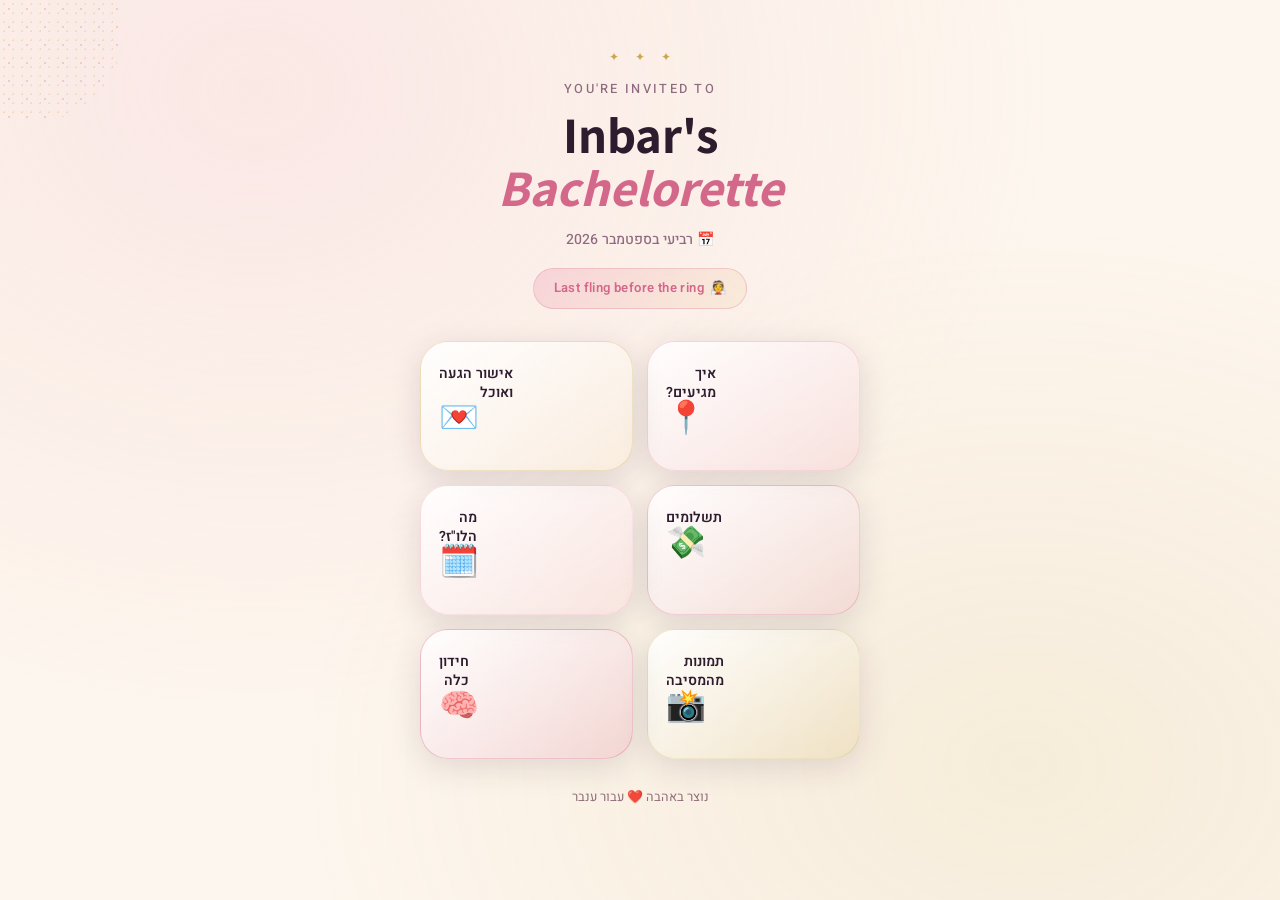
<file: index.html>
<!DOCTYPE html>
<html lang="he" dir="rtl">
<head>
  <meta charset="UTF-8" />
  <meta name="viewport" content="width=device-width, initial-scale=1.0" />
  <meta name="theme-color" content="#F2B8C6" />
  <title>💍 מסיבת רווקות של ענבר</title>
  <link rel="stylesheet" href="css/global.css" />
  <link rel="stylesheet" href="css/index.css" />
</head>
<body>

  <div class="deco-dots"></div>

  <!-- ── Hero Header ── -->
  <header class="hero">
    <div class="hero-inner">
      <div class="sparkle-row" aria-hidden="true">
        <span>✦</span><span>✦</span><span>✦</span>
      </div>
      <p class="hero-pre">you're invited to</p>
      <h1 class="hero-title">Inbar's<br/><em>Bachelorette</em></h1>
      <p class="hero-date">📅 רביעי בספטמבר 2026</p>
      <div class="hero-badge">
        <span>👰</span> Last fling before the ring
      </div>
    </div>
  </header>

  <!-- ── 6-Block Navigation Grid ── -->
  <main class="grid-menu" role="navigation" aria-label="תפריט ראשי">

    <a href="location.html" class="grid-item" style="--delay:0.05s">
      <div class="grid-top">
        <div class="grid-label">איך<br/>מגיעים?</div>
        <div class="grid-arrow">←</div>
      </div>
      <div class="grid-icon">📍</div>
    </a>

    <a href="rsvp.html" class="grid-item" style="--delay:0.10s">
      <div class="grid-top">
        <div class="grid-label">אישור הגעה<br/>ואוכל</div>
        <div class="grid-arrow">←</div>
      </div>
      <div class="grid-icon">💌</div>
    </a>

    <a href="payments.html" class="grid-item" style="--delay:0.15s">
      <div class="grid-top">
        <div class="grid-label">תשלומים</div>
        <div class="grid-arrow">←</div>
      </div>
      <div class="grid-icon">💸</div>
    </a>

    <a href="schedule.html" class="grid-item" style="--delay:0.20s">
      <div class="grid-top">
        <div class="grid-label">מה<br/>הלו"ז?</div>
        <div class="grid-arrow">←</div>
      </div>
      <div class="grid-icon">🗓️</div>
    </a>

    <a href="gallery.html" class="grid-item" style="--delay:0.25s">
      <div class="grid-top">
        <div class="grid-label">תמונות<br/>מהמסיבה</div>
        <div class="grid-arrow">←</div>
      </div>
      <div class="grid-icon">📸</div>
    </a>

    <a href="quiz.html" class="grid-item" style="--delay:0.30s">
      <div class="grid-top">
        <div class="grid-label">חידון<br/>כלה</div>
        <div class="grid-arrow">←</div>
      </div>
      <div class="grid-icon">🧠</div>
    </a>

  </main>

  <footer class="home-footer">
    <p>נוצר באהבה ❤️ עבור ענבר</p>
  </footer>

</body>
</html>
</file>
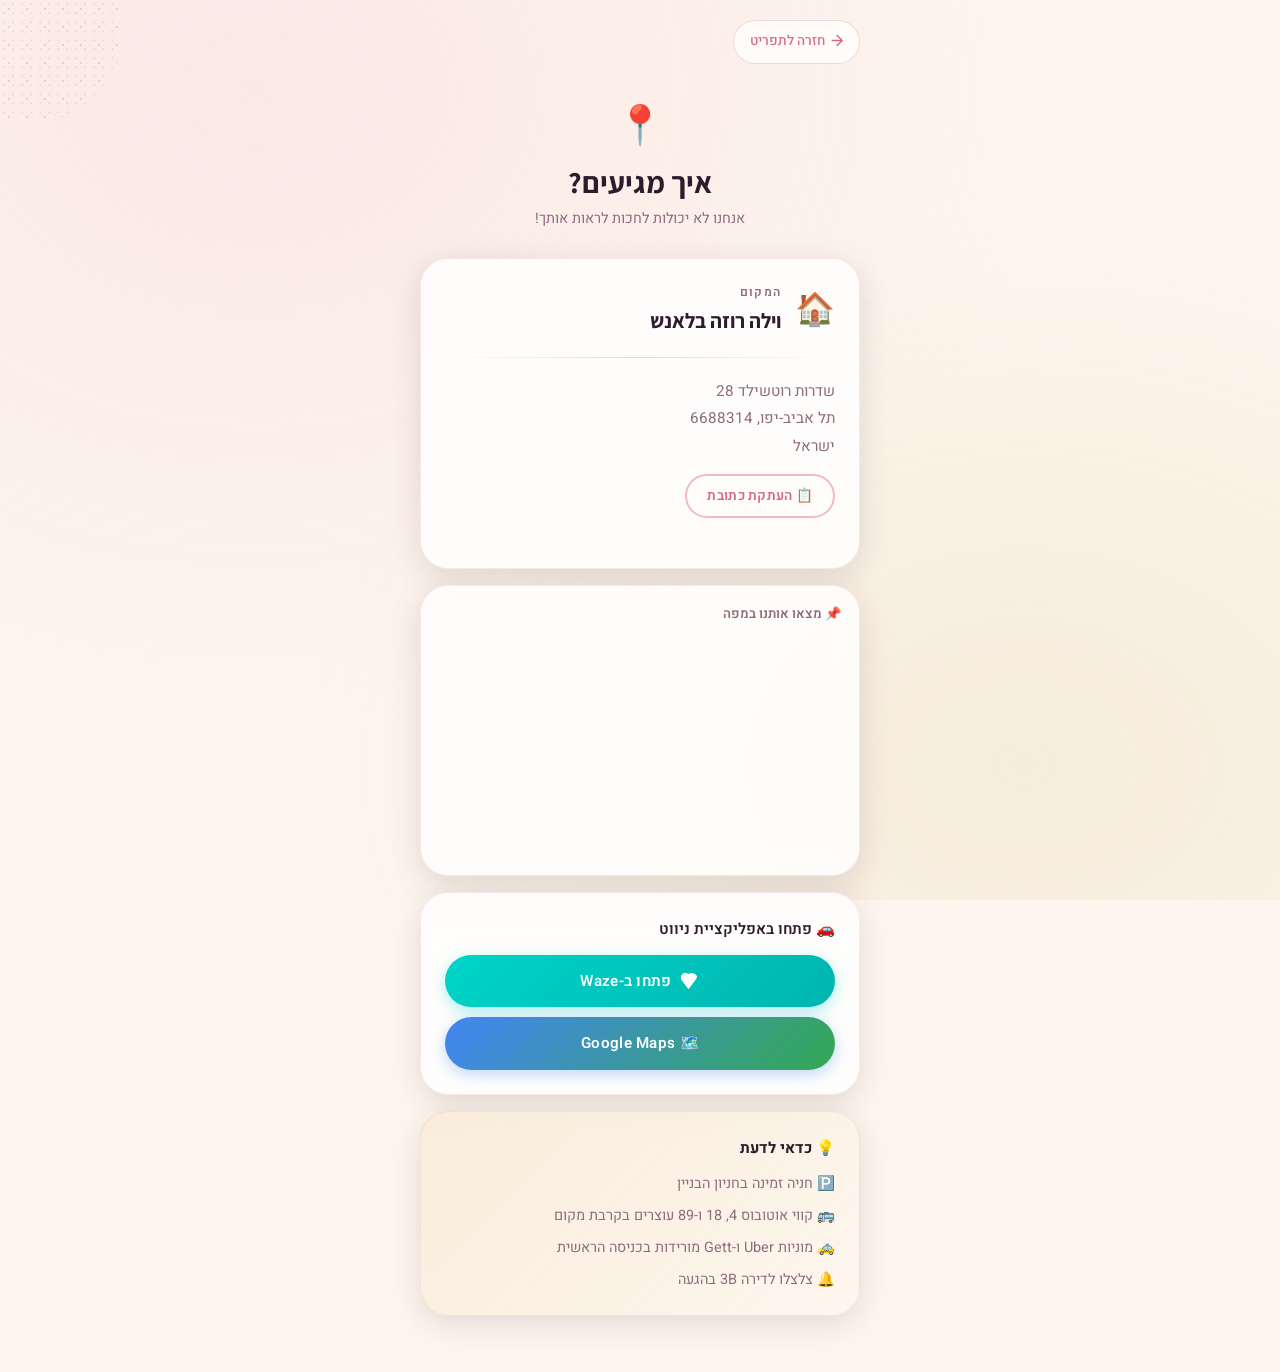
<file: location.html>
<!DOCTYPE html>
<html lang="he" dir="rtl">
<head>
  <meta charset="UTF-8" />
  <meta name="viewport" content="width=device-width, initial-scale=1.0" />
  <title>📍 איך מגיעים? — מסיבת רווקות</title>
  <link rel="stylesheet" href="css/global.css" />
  <link rel="stylesheet" href="css/location.css" />
</head>
<body>
  <div class="deco-dots"></div>
  <div class="page-wrapper">

    <a href="index.html" class="back-btn">חזרה לתפריט</a>

    <header class="page-header fade-in">
      <span class="emoji">📍</span>
      <h1>איך מגיעים?</h1>
      <p>אנחנו לא יכולות לחכות לראות אותך!</p>
    </header>

    <!-- Address Card -->
    <div class="card fade-in" style="animation-delay:0.1s">
      <div class="address-header">
        <span class="addr-icon">🏠</span>
        <div>
          <p class="addr-label">המקום</p>
          <h2 class="addr-venue">וילה רוזה בלאנש</h2>
        </div>
      </div>
      <div class="divider"></div>
      <address class="address-block">
        <p>שדרות רוטשילד 28</p>
        <p>תל אביב-יפו, 6688314</p>
        <p>ישראל</p>
      </address>
      <button class="btn btn-outline copy-addr-btn" id="copyAddr" style="margin-top:14px;width:auto;padding:10px 20px;font-size:0.85rem;">
        📋 העתקת כתובת
      </button>
      <span id="copyConfirm" class="copy-confirm">הועתק! ✓</span>
    </div>

    <!-- Google Map -->
    <div class="card map-card fade-in" style="animation-delay:0.2s">
      <p class="map-label">📌 מצאו אותנו במפה</p>
      <!--
        INSTRUCTIONS: Replace the src URL below with your actual Google Maps embed URL.
        Go to maps.google.com → search your address → Share → Embed a map → Copy the src URL.
      -->
      <iframe
        class="map-iframe"
        src="https://www.google.com/maps/embed?pb=!1m18!1m12!1m3!1d3381.2!2d34.7748!3d32.0656!2m3!1f0!2f0!3f0!3m2!1i1024!2i768!4f13.1!3m3!1m2!1s0x151d4b82!2sRothschild+Blvd%2C+Tel+Aviv!5e0!3m2!1sen!2sil!4v1"
        width="100%"
        height="220"
        style="border:0;"
        allowfullscreen=""
        loading="lazy"
        referrerpolicy="no-referrer-when-downgrade"
        title="מפת המקום">
      </iframe>
    </div>

    <!-- Navigation Buttons -->
    <div class="card fade-in" style="animation-delay:0.3s">
      <p class="nav-title">🚗 פתחו באפליקציית ניווט</p>
      <div class="nav-buttons">
        <!--
          INSTRUCTIONS: Replace the lat/lon values with your venue's actual coordinates.
          Waze deep link format: https://waze.com/ul?ll=LAT,LON&navigate=yes
        -->
        <a href="https://waze.com/ul?ll=32.0656,34.7748&navigate=yes"
           class="btn btn-waze"
           target="_blank"
           rel="noopener noreferrer">
          <svg width="20" height="20" viewBox="0 0 24 24" fill="currentColor">
            <path d="M20.54 6.63C19.27 4.18 16.88 2.5 14.07 2.5c-1.39 0-2.69.39-3.8 1.06C9.16 2.9 7.88 2.5 6.5 2.5 3.47 2.5 1 5 1 8.03c0 1.58.65 3.01 1.68 4.04l7.5 9.93 7.5-9.93c.6-.63 1.05-1.4 1.31-2.25A6.03 6.03 0 0020.54 6.63z"/>
          </svg>
          פתחו ב-Waze
        </a>
        <!--
          Google Maps deep link: https://maps.google.com/maps?q=LAT,LON
        -->
        <a href="https://maps.google.com/maps?q=32.0656,34.7748"
           class="btn btn-gmaps"
           target="_blank"
           rel="noopener noreferrer">
          🗺️ Google Maps
        </a>
      </div>
    </div>

    <!-- Notes -->
    <div class="card note-card fade-in" style="animation-delay:0.4s">
      <p class="note-title">💡 כדאי לדעת</p>
      <ul class="note-list">
        <li>🅿️ חניה זמינה בחניון הבניין</li>
        <li>🚌 קווי אוטובוס 4, 18 ו-89 עוצרים בקרבת מקום</li>
        <li>🚕 מוניות Uber ו-Gett מורידות בכניסה הראשית</li>
        <li>🔔 צלצלו לדירה 3B בהגעה</li>
      </ul>
    </div>

  </div>

  <script>
    // Copy address to clipboard
    document.getElementById('copyAddr').addEventListener('click', () => {
      const address = 'שדרות רוטשילד 28, תל אביב-יפו, 6688314, ישראל';
      navigator.clipboard.writeText(address).then(() => {
        const confirm = document.getElementById('copyConfirm');
        confirm.classList.add('show');
        setTimeout(() => confirm.classList.remove('show'), 2500);
      });
    });
  </script>
</body>
</html>
</file>
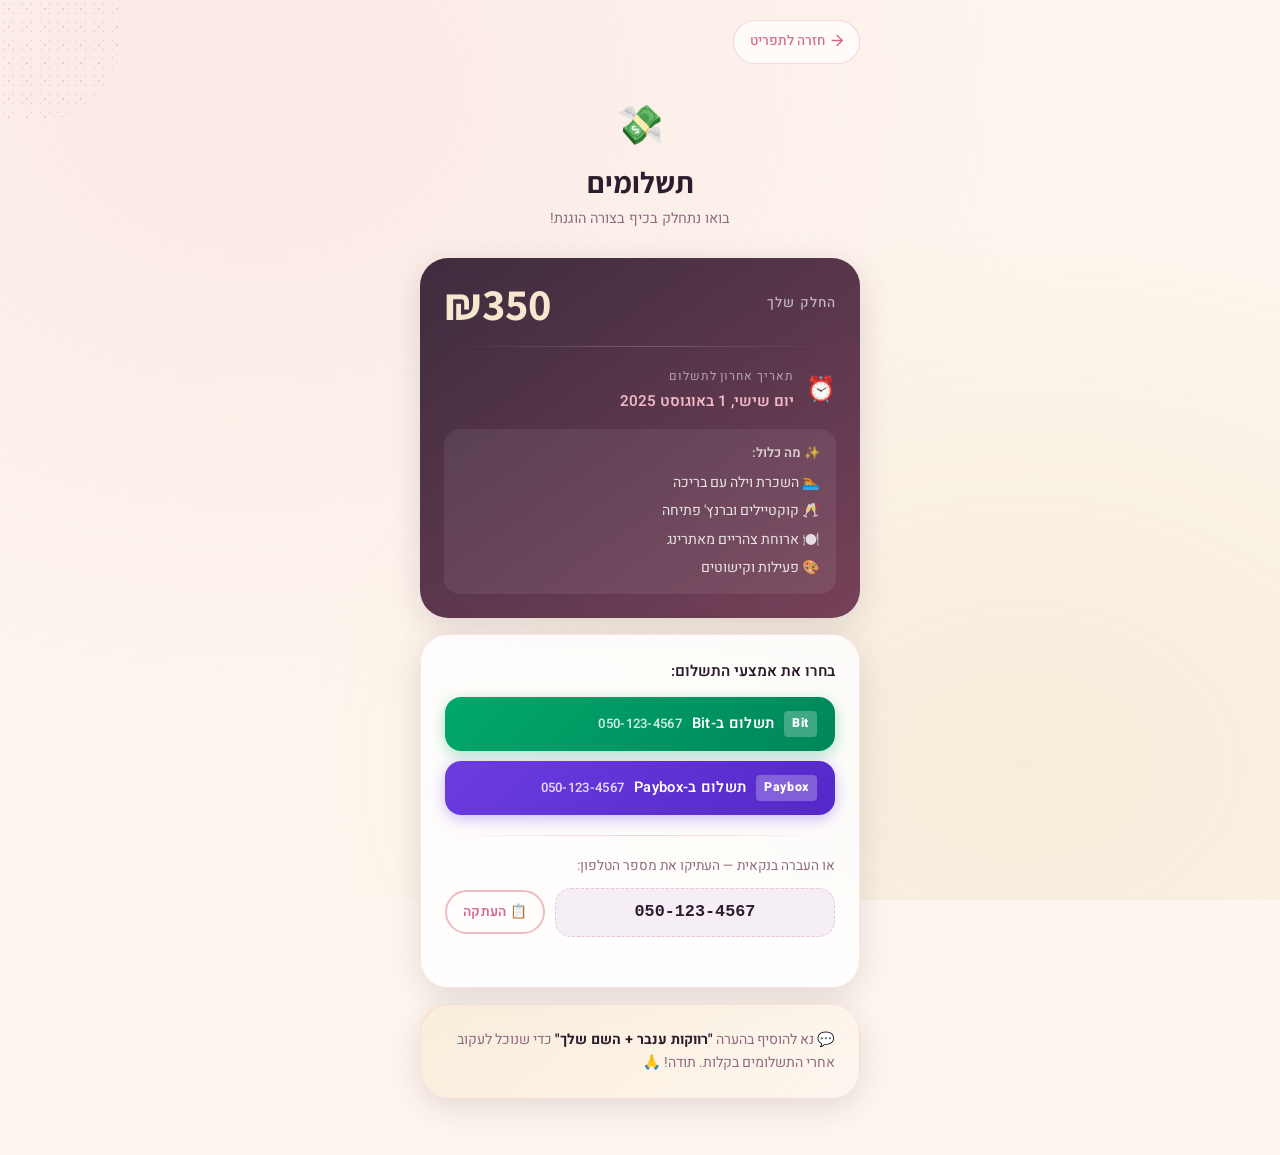
<file: payments.html>
<!DOCTYPE html>
<html lang="he" dir="rtl">
<head>
  <meta charset="UTF-8" />
  <meta name="viewport" content="width=device-width, initial-scale=1.0" />
  <title>💸 תשלומים — מסיבת רווקות</title>
  <link rel="stylesheet" href="css/global.css" />
  <link rel="stylesheet" href="css/payments.css" />
</head>
<body>
  <div class="deco-dots"></div>
  <div class="page-wrapper">

    <a href="index.html" class="back-btn">חזרה לתפריט</a>

    <header class="page-header fade-in">
      <span class="emoji">💸</span>
      <h1>תשלומים</h1>
      <p>בואו נתחלק בכיף בצורה הוגנת!</p>
    </header>

    <!-- Amount Card -->
    <div class="card amount-card fade-in" style="animation-delay:0.1s">
      <div class="amount-row">
        <div class="amount-label">החלק שלך</div>
        <!--  ✏️ EDIT: Change the amount below  -->
        <div class="amount-value">₪350</div>
      </div>
      <div class="divider"></div>
      <div class="deadline-row">
        <span class="deadline-icon">⏰</span>
        <div>
          <p class="deadline-label">תאריך אחרון לתשלום</p>
          <!--  ✏️ EDIT: Change the date below  -->
          <p class="deadline-date">יום שישי, 1 באוגוסט 2025</p>
        </div>
      </div>
      <div class="includes-block">
        <p class="includes-title">✨ מה כלול:</p>
        <ul class="includes-list">
          <li>🏊 השכרת וילה עם בריכה</li>
          <li>🥂 קוקטיילים וברנץ' פתיחה</li>
          <li>🍽️ ארוחת צהריים מאתרינג</li>
          <li>🎨 פעילות וקישוטים</li>
        </ul>
      </div>
    </div>

    <!-- Payment Methods -->
    <div class="card fade-in" style="animation-delay:0.2s">
      <p class="methods-title">בחרו את אמצעי התשלום:</p>

      <!-- Bit (Israeli payment app) -->
      <!--  ✏️ EDIT: Replace 0501234567 with the organizer's phone number -->
      <a href="https://www.bitpay.co.il/app/me/0501234567"
         class="btn btn-bit"
         target="_blank" rel="noopener noreferrer">
        <span class="method-logo">Bit</span>
        <span>תשלום ב-Bit</span>
        <span class="method-phone">050-123-4567</span>
      </a>

      <!-- Paybox (Israeli payment app) -->
      <!--  ✏️ EDIT: Replace the Paybox URL with the organizer's actual Paybox link -->
      <a href="https://payboxapp.page.link/me/0501234567"
         class="btn btn-paybox"
         target="_blank" rel="noopener noreferrer">
        <span class="method-logo">Paybox</span>
        <span>תשלום ב-Paybox</span>
        <span class="method-phone">050-123-4567</span>
      </a>

      <div class="divider"></div>

      <!-- Copy phone number -->
      <div class="copy-section">
        <p class="copy-label">או העברה בנקאית — העתיקו את מספר הטלפון:</p>
        <div class="copy-row">
          <!--  ✏️ EDIT: Change the phone number below -->
          <span class="phone-number" id="phoneNum">050-123-4567</span>
          <button class="btn btn-outline copy-btn" id="copyBtn">📋 העתקה</button>
        </div>
        <span id="copyConfirm" class="copy-confirm">הועתק! ✓</span>
      </div>
    </div>

    <!-- Note -->
    <div class="card note-card fade-in" style="animation-delay:0.3s">
      <p>💬 נא להוסיף בהערה <strong>"רווקות ענבר + השם שלך"</strong> כדי שנוכל לעקוב אחרי התשלומים בקלות. תודה! 🙏</p>
    </div>

  </div>

  <script>
    document.getElementById('copyBtn').addEventListener('click', () => {
      const phone = document.getElementById('phoneNum').textContent;
      navigator.clipboard.writeText(phone).then(() => {
        const el = document.getElementById('copyConfirm');
        el.classList.add('show');
        setTimeout(() => el.classList.remove('show'), 2500);
      });
    });
  </script>
</body>
</html>
</file>
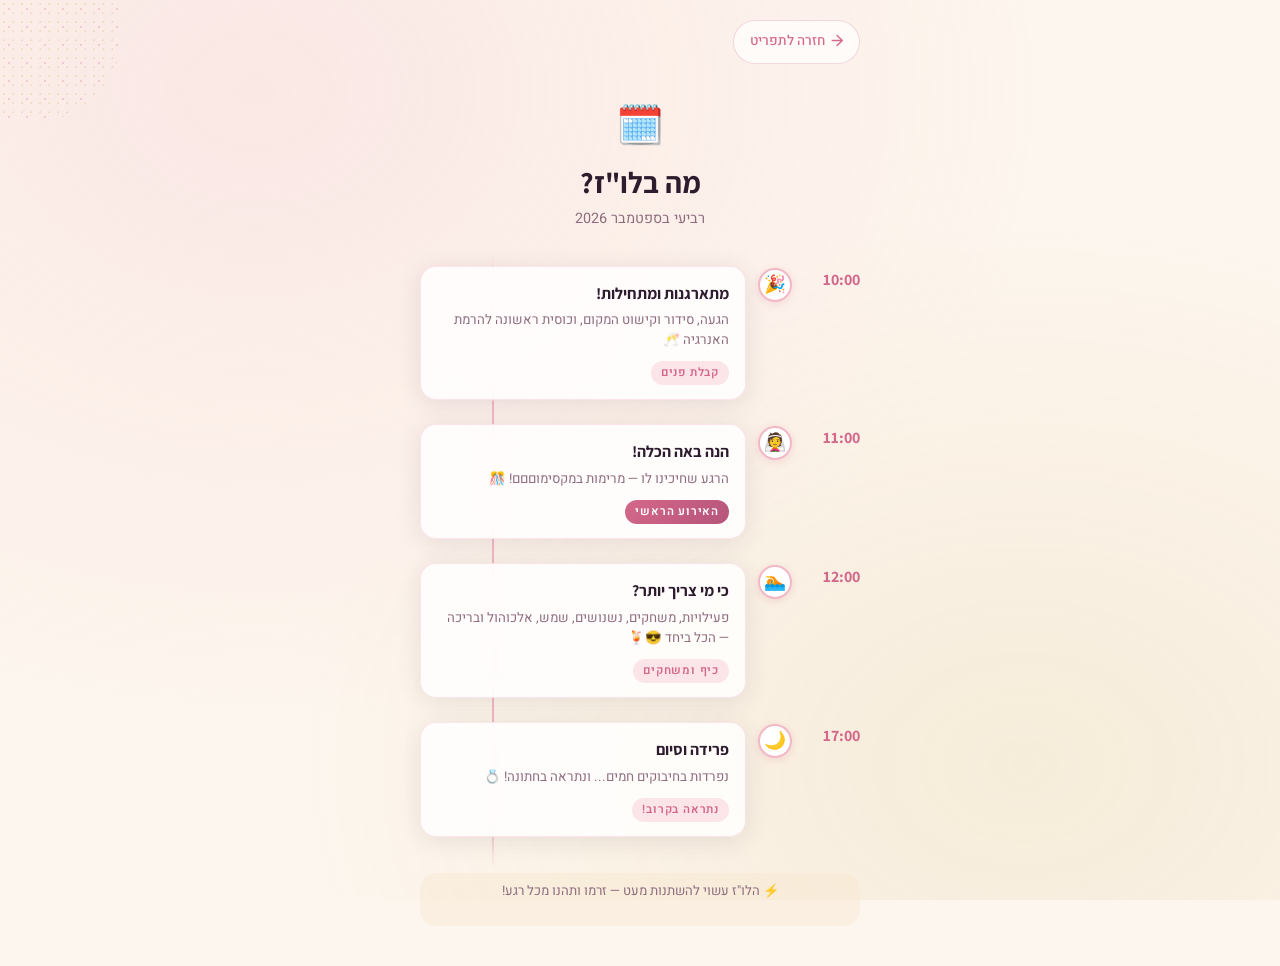
<file: schedule.html>
<!DOCTYPE html>
<html lang="he" dir="rtl">
<head>
  <meta charset="UTF-8" />
  <meta name="viewport" content="width=device-width, initial-scale=1.0" />
  <title>🗓️ לוח זמנים — מסיבת רווקות</title>
  <link rel="stylesheet" href="css/global.css" />
  <link rel="stylesheet" href="css/schedule.css" />
</head>
<body>
  <div class="deco-dots"></div>
  <div class="page-wrapper">

    <a href="index.html" class="back-btn">חזרה לתפריט</a>

    <header class="page-header fade-in">
      <span class="emoji">🗓️</span>
      <h1>מה בלו"ז?</h1>
      <p>רביעי בספטמבר 2026</p>
    </header>

    <!--  ✏️ EDIT: Customize the timeline items below  -->
    <div class="timeline fade-in" style="animation-delay:0.1s">

      <div class="timeline-item">
        <div class="timeline-time">10:00</div>
        <div class="timeline-dot"><span>🎉</span></div>
        <div class="timeline-card">
          <h3>מתארגנות ומתחילות!</h3>
          <p>הגעה, סידור וקישוט המקום, וכוסית ראשונה להרמת האנרגיה 🥂</p>
          <div class="timeline-tag">קבלת פנים</div>
        </div>
      </div>

      <div class="timeline-item">
        <div class="timeline-time">11:00</div>
        <div class="timeline-dot"><span>👰</span></div>
        <div class="timeline-card">
          <h3>הנה באה הכלה!</h3>
          <p>הרגע שחיכינו לו — מרימות במקסימוםםם! 🎊</p>
          <div class="timeline-tag timeline-tag--highlight">האירוע הראשי</div>
        </div>
      </div>

      <div class="timeline-item">
        <div class="timeline-time">12:00</div>
        <div class="timeline-dot"><span>🏊</span></div>
        <div class="timeline-card">
          <h3>כי מי צריך יותר?</h3>
          <p>פעילויות, משחקים, נשנושים, שמש, אלכוהול ובריכה — הכל ביחד 😎🍹</p>
          <div class="timeline-tag">כיף ומשחקים</div>
        </div>
      </div>

      <div class="timeline-item">
        <div class="timeline-time">17:00</div>
        <div class="timeline-dot"><span>🌙</span></div>
        <div class="timeline-card">
          <h3>פרידה וסיום</h3>
          <p>נפרדות בחיבוקים חמים... ונתראה בחתונה! 💍</p>
          <div class="timeline-tag">נתראה בקרוב!</div>
        </div>
      </div>

    </div>

    <div class="schedule-note fade-in" style="animation-delay:0.2s">
      <p>⚡ הלו"ז עשוי להשתנות מעט — זרמו ותהנו מכל רגע!</p>
    </div>

  </div>
</body>
</html>
</file>
<file: css/global.css>
/* ============================================
   GLOBAL STYLES — Bachelorette Party App
   Aesthetic: Soft maximalism · Champagne & Rose
   Fonts: Playfair Display + DM Sans
   ============================================ */

@import url('https://fonts.googleapis.com/css2?family=Playfair+Display:ital,wght@0,400;0,700;1,400&family=DM+Sans:wght@300;400;500;600&family=Heebo:wght@300;400;500;600;700&family=Assistant:wght@400;600;700&display=swap');

/* ── CSS Variables ── */
:root {
  --blush:       #F2B8C6;
  --rose:        #D4688A;
  --champagne:   #F7E7CE;
  --gold:        #C9A84C;
  --deep:        #2D1B2E;
  --cream:       #FDF6EE;
  --white:       #FFFFFF;
  --soft-gray:   #F5EEF5;
  --text-main:   #2D1B2E;
  --text-muted:  #8E6B7E;

  --font-display: 'Assistant', 'Playfair Display', Georgia, serif;
  --font-body:    'Heebo', 'DM Sans', sans-serif;

  --radius-sm:   8px;
  --radius-md:   16px;
  --radius-lg:   28px;
  --radius-full: 999px;

  --shadow-soft: 0 4px 24px rgba(45,27,46,0.10);
  --shadow-card: 0 8px 32px rgba(45,27,46,0.13);

  --transition: 0.25s cubic-bezier(0.4, 0, 0.2, 1);
}

/* ── Reset ── */
*, *::before, *::after {
  box-sizing: border-box;
  margin: 0;
  padding: 0;
}

html {
  font-size: 16px;
  -webkit-text-size-adjust: 100%;
  scroll-behavior: smooth;
  direction: rtl;
}

body {
  font-family: var(--font-body);
  background-color: var(--cream);
  color: var(--text-main);
  line-height: 1.6;
  min-height: 100vh;
  overflow-x: hidden;
  direction: rtl;
  text-align: right;
}

/* ── Background noise texture (CSS only) ── */
body::before {
  content: '';
  position: fixed;
  inset: 0;
  background-image:
    radial-gradient(ellipse at 20% 10%, rgba(242,184,198,0.22) 0%, transparent 55%),
    radial-gradient(ellipse at 80% 85%, rgba(201,168,76,0.12) 0%, transparent 50%);
  pointer-events: none;
  z-index: 0;
}

/* ── Page wrapper ── */
.page-wrapper {
  position: relative;
  z-index: 1;
  max-width: 480px;
  margin: 0 auto;
  padding: 0 20px 40px;
  min-height: 100vh;
}

/* ── Back button ── */
.back-btn {
  display: inline-flex;
  align-items: center;
  gap: 6px;
  margin: 20px 0 16px;
  padding: 8px 16px;
  background: rgba(255,255,255,0.7);
  backdrop-filter: blur(8px);
  border: 1.5px solid rgba(212,104,138,0.25);
  border-radius: var(--radius-full);
  color: var(--rose);
  font-family: var(--font-body);
  font-size: 0.85rem;
  font-weight: 500;
  text-decoration: none;
  cursor: pointer;
  transition: var(--transition);
}
.back-btn:hover {
  background: var(--blush);
  color: var(--deep);
  transform: translateX(2px);
}
.back-btn::before { content: '→'; font-size: 1rem; }

/* ── Page header ── */
.page-header {
  text-align: center;
  padding: 16px 0 28px;
}
.page-header .emoji {
  font-size: 2.4rem;
  display: block;
  margin-bottom: 8px;
  animation: float 3s ease-in-out infinite;
}
.page-header h1 {
  font-family: var(--font-display);
  font-size: 1.85rem;
  font-weight: 700;
  color: var(--deep);
  line-height: 1.2;
}
.page-header p {
  color: var(--text-muted);
  font-size: 0.9rem;
  margin-top: 6px;
}

/* ── Cards ── */
.card {
  background: rgba(255,255,255,0.82);
  backdrop-filter: blur(12px);
  border: 1px solid rgba(242,184,198,0.35);
  border-radius: var(--radius-lg);
  padding: 24px;
  box-shadow: var(--shadow-card);
  margin-bottom: 16px;
}

/* ── Buttons ── */
.btn {
  display: flex;
  align-items: center;
  justify-content: center;
  gap: 8px;
  width: 100%;
  padding: 15px 24px;
  border: none;
  border-radius: var(--radius-full);
  font-family: var(--font-body);
  font-size: 0.95rem;
  font-weight: 600;
  cursor: pointer;
  text-decoration: none;
  transition: var(--transition);
  letter-spacing: 0.02em;
}
.btn-primary {
  background: linear-gradient(135deg, var(--rose), #B5547A);
  color: var(--white);
  box-shadow: 0 4px 16px rgba(212,104,138,0.4);
}
.btn-primary:hover {
  transform: translateY(-2px);
  box-shadow: 0 8px 24px rgba(212,104,138,0.5);
}
.btn-primary:active { transform: translateY(0); }

.btn-secondary {
  background: linear-gradient(135deg, var(--champagne), #EDD9B5);
  color: var(--deep);
  box-shadow: 0 4px 16px rgba(201,168,76,0.25);
  border: 1px solid rgba(201,168,76,0.3);
}
.btn-secondary:hover {
  transform: translateY(-2px);
  box-shadow: 0 8px 24px rgba(201,168,76,0.35);
}

.btn-outline {
  background: transparent;
  color: var(--rose);
  border: 2px solid var(--blush);
}
.btn-outline:hover {
  background: var(--blush);
  color: var(--deep);
}

/* ── Form elements ── */
.form-group {
  margin-bottom: 18px;
}
.form-group label {
  display: block;
  font-size: 0.82rem;
  font-weight: 600;
  color: var(--text-muted);
  text-transform: uppercase;
  letter-spacing: 0.07em;
  margin-bottom: 7px;
}
.form-group input[type="text"],
.form-group input[type="email"],
.form-group textarea {
  width: 100%;
  padding: 13px 16px;
  border: 1.5px solid rgba(212,104,138,0.25);
  border-radius: var(--radius-md);
  background: rgba(253,246,238,0.7);
  font-family: var(--font-body);
  font-size: 0.95rem;
  color: var(--text-main);
  transition: var(--transition);
  outline: none;
  resize: vertical;
}
.form-group input:focus,
.form-group textarea:focus {
  border-color: var(--rose);
  background: var(--white);
  box-shadow: 0 0 0 3px rgba(212,104,138,0.12);
}
.form-group textarea { min-height: 100px; }

/* ── Radio group ── */
.radio-group {
  display: flex;
  gap: 12px;
}
.radio-option {
  flex: 1;
  position: relative;
}
.radio-option input {
  position: absolute;
  opacity: 0;
  width: 0;
}
.radio-option label {
  display: flex;
  align-items: center;
  justify-content: center;
  gap: 6px;
  padding: 12px;
  border: 1.5px solid rgba(212,104,138,0.25);
  border-radius: var(--radius-md);
  background: rgba(253,246,238,0.7);
  font-size: 0.9rem;
  font-weight: 500;
  color: var(--text-muted);
  cursor: pointer;
  transition: var(--transition);
  text-transform: none;
  letter-spacing: 0;
}
.radio-option input:checked + label {
  border-color: var(--rose);
  background: linear-gradient(135deg, rgba(242,184,198,0.35), rgba(212,104,138,0.15));
  color: var(--rose);
  font-weight: 600;
}

/* ── Divider ── */
.divider {
  height: 1px;
  background: linear-gradient(90deg, transparent, rgba(212,104,138,0.3), transparent);
  margin: 20px 0;
}

/* ── Animations ── */
@keyframes float {
  0%, 100% { transform: translateY(0); }
  50% { transform: translateY(-6px); }
}
@keyframes fadeInUp {
  from { opacity: 0; transform: translateY(20px); }
  to   { opacity: 1; transform: translateY(0); }
}
@keyframes pulse-ring {
  0%   { transform: scale(1); opacity: 0.8; }
  100% { transform: scale(1.4); opacity: 0; }
}
@keyframes shimmer {
  0%   { background-position: -200% center; }
  100% { background-position: 200% center; }
}

.fade-in { animation: fadeInUp 0.5s ease forwards; }

/* ── Success / Error states ── */
.alert {
  padding: 14px 18px;
  border-radius: var(--radius-md);
  font-size: 0.9rem;
  font-weight: 500;
  margin-top: 14px;
  display: none;
}
.alert-success {
  background: linear-gradient(135deg, rgba(134,195,150,0.2), rgba(78,175,100,0.15));
  border: 1.5px solid rgba(78,175,100,0.35);
  color: #2D6B3A;
}
.alert-error {
  background: linear-gradient(135deg, rgba(242,184,198,0.3), rgba(212,104,138,0.15));
  border: 1.5px solid rgba(212,104,138,0.35);
  color: #8B2040;
}
.alert.show { display: block; animation: fadeInUp 0.3s ease; }

/* ── Confetti dots decoration ── */
.deco-dots {
  position: fixed;
  top: 0; left: 0;
  width: 120px; height: 120px;
  pointer-events: none;
  z-index: 0;
  opacity: 0.25;
  background-image:
    radial-gradient(circle, var(--rose) 1.5px, transparent 1.5px),
    radial-gradient(circle, var(--gold) 1px, transparent 1px);
  background-size: 18px 18px, 9px 9px;
  background-position: 0 0, 9px 9px;
  border-radius: 0 0 80px 0;
}

/* ── Scrollbar ── */
::-webkit-scrollbar { width: 4px; }
::-webkit-scrollbar-track { background: transparent; }
::-webkit-scrollbar-thumb { background: var(--blush); border-radius: 2px; }
</file>
<file: css/index.css>
/* ============================================
   index.css — Home Screen
   ============================================ */

/* ── Hero ── */
.hero {
  position: relative;
  text-align: center;
  padding: 48px 24px 32px;
  max-width: 480px;
  margin: 0 auto;
}

.hero-inner {
  position: relative;
  z-index: 1;
}

.sparkle-row {
  display: flex;
  justify-content: center;
  gap: 16px;
  margin-bottom: 12px;
}
.sparkle-row span {
  color: var(--gold);
  font-size: 0.75rem;
  animation: float 2.5s ease-in-out infinite;
}
.sparkle-row span:nth-child(2) { animation-delay: 0.4s; }
.sparkle-row span:nth-child(3) { animation-delay: 0.8s; }

.hero-pre {
  font-size: 0.8rem;
  font-weight: 500;
  letter-spacing: 0.18em;
  text-transform: uppercase;
  color: var(--text-muted);
  margin-bottom: 8px;
}

.hero-title {
  font-family: var(--font-display);
  font-size: 3.2rem;
  font-weight: 700;
  line-height: 1.05;
  color: var(--deep);
  margin-bottom: 14px;
}
.hero-title em {
  font-style: italic;
  color: var(--rose);
  display: block;
}

.hero-date {
  font-size: 0.88rem;
  color: var(--text-muted);
  font-weight: 500;
  margin-bottom: 16px;
}

.hero-badge {
  display: inline-flex;
  align-items: center;
  gap: 6px;
  padding: 9px 20px;
  background: linear-gradient(135deg, rgba(242,184,198,0.5), rgba(247,231,206,0.6));
  border: 1.5px solid rgba(212,104,138,0.25);
  border-radius: var(--radius-full);
  font-size: 0.82rem;
  font-weight: 600;
  color: var(--rose);
  letter-spacing: 0.03em;
  backdrop-filter: blur(8px);
}

/* ── Grid Menu ── */
.grid-menu {
  display: grid;
  grid-template-columns: 1fr 1fr;
  gap: 14px;
  padding: 0 20px;
  max-width: 480px;
  margin: 0 auto;
}

.grid-item {
  position: relative;
  display: flex;
  flex-direction: column;
  align-items: flex-end;
  padding: 22px 18px 18px;
  text-align: right;
  border-radius: var(--radius-lg);
  text-decoration: none;
  color: var(--deep);
  overflow: hidden;
  min-height: 130px;
  cursor: pointer;
  animation: fadeInUp 0.5s ease both;
  animation-delay: var(--delay, 0s);
  transition: transform 0.22s cubic-bezier(0.34,1.56,0.64,1),
              box-shadow 0.22s ease;
}

/* Alternating card backgrounds */
.grid-item:nth-child(1) {
  background: linear-gradient(145deg, rgba(255,255,255,0.92), rgba(242,184,198,0.28));
  border: 1.5px solid rgba(242,184,198,0.5);
  box-shadow: var(--shadow-card);
}
.grid-item:nth-child(2) {
  background: linear-gradient(145deg, rgba(255,255,255,0.92), rgba(247,231,206,0.35));
  border: 1.5px solid rgba(201,168,76,0.3);
  box-shadow: var(--shadow-card);
}
.grid-item:nth-child(3) {
  background: linear-gradient(145deg, rgba(255,255,255,0.92), rgba(212,104,138,0.15));
  border: 1.5px solid rgba(212,104,138,0.3);
  box-shadow: var(--shadow-card);
}
.grid-item:nth-child(4) {
  background: linear-gradient(145deg, rgba(255,255,255,0.92), rgba(242,184,198,0.22));
  border: 1.5px solid rgba(242,184,198,0.4);
  box-shadow: var(--shadow-card);
}
.grid-item:nth-child(5) {
  background: linear-gradient(145deg, rgba(255,255,255,0.92), rgba(201,168,76,0.18));
  border: 1.5px solid rgba(201,168,76,0.25);
  box-shadow: var(--shadow-card);
}
.grid-item:nth-child(6) {
  background: linear-gradient(145deg, rgba(255,255,255,0.92), rgba(212,104,138,0.2));
  border: 1.5px solid rgba(212,104,138,0.35);
  box-shadow: var(--shadow-card);
}

.grid-item:hover {
  transform: translateY(-4px) scale(1.02);
  box-shadow: 0 16px 40px rgba(45,27,46,0.18);
}
.grid-item:active {
  transform: translateY(0) scale(0.98);
}

.grid-icon {
  font-size: 2rem;
  margin-bottom: 10px;
  display: block;
  line-height: 1;
  transition: transform 0.3s cubic-bezier(0.34,1.56,0.64,1);
}
.grid-item:hover .grid-icon {
  transform: scale(1.2) rotate(-5deg);
}

.grid-label {
  font-size: 0.88rem;
  font-weight: 600;
  line-height: 1.35;
  color: var(--deep);
  flex: 1;
}

.grid-arrow {
  position: absolute;
  bottom: 14px;
  left: 16px;
  font-size: 0.9rem;
  color: var(--rose);
  opacity: 0;
  transform: translateX(4px);
  transition: var(--transition);
}
.grid-item:hover .grid-arrow {
  opacity: 1;
  transform: translateX(0);
}

/* ── Footer ── */
.home-footer {
  text-align: center;
  padding: 28px 20px 20px;
  font-size: 0.8rem;
  color: var(--text-muted);
}
</file>
<file: css/location.css>
/* location.css */

.address-header {
  display: flex;
  align-items: center;
  gap: 14px;
  margin-bottom: 12px;
}
.addr-icon { font-size: 2rem; }
.addr-label {
  font-size: 0.75rem;
  font-weight: 600;
  text-transform: uppercase;
  letter-spacing: 0.1em;
  color: var(--text-muted);
  margin-bottom: 2px;
}
.addr-venue {
  font-family: var(--font-display);
  font-size: 1.3rem;
  font-weight: 700;
  color: var(--deep);
}

address {
  font-style: normal;
  line-height: 1.8;
  color: var(--text-muted);
  font-size: 0.95rem;
}

.copy-confirm {
  display: inline-block;
  font-size: 0.8rem;
  color: #2D6B3A;
  font-weight: 600;
  margin-left: 10px;
  opacity: 0;
  transition: opacity 0.3s ease;
}
.copy-confirm.show { opacity: 1; }

.map-card { padding: 18px; }
.map-label {
  font-size: 0.82rem;
  font-weight: 600;
  color: var(--text-muted);
  margin-bottom: 12px;
}
.map-iframe {
  border-radius: var(--radius-md);
  display: block;
  width: 100%;
}

.nav-title {
  font-weight: 600;
  font-size: 0.95rem;
  margin-bottom: 14px;
  color: var(--deep);
}
.nav-buttons {
  display: flex;
  flex-direction: column;
  gap: 10px;
}
.btn-waze {
  display: flex;
  align-items: center;
  justify-content: center;
  gap: 8px;
  padding: 14px;
  border-radius: var(--radius-full);
  background: linear-gradient(135deg, #00D4C8, #00B5B0);
  color: #fff;
  font-family: var(--font-body);
  font-weight: 600;
  font-size: 0.95rem;
  text-decoration: none;
  transition: var(--transition);
  box-shadow: 0 4px 16px rgba(0,212,200,0.35);
}
.btn-waze:hover {
  transform: translateY(-2px);
  box-shadow: 0 8px 24px rgba(0,212,200,0.45);
}
.btn-gmaps {
  display: flex;
  align-items: center;
  justify-content: center;
  gap: 8px;
  padding: 14px;
  border-radius: var(--radius-full);
  background: linear-gradient(135deg, #4285F4, #34A853);
  color: #fff;
  font-family: var(--font-body);
  font-weight: 600;
  font-size: 0.95rem;
  text-decoration: none;
  transition: var(--transition);
  box-shadow: 0 4px 16px rgba(66,133,244,0.35);
}
.btn-gmaps:hover {
  transform: translateY(-2px);
  box-shadow: 0 8px 24px rgba(66,133,244,0.45);
}

.note-card { background: linear-gradient(135deg, rgba(247,231,206,0.6), rgba(253,246,238,0.8)); }
.note-title {
  font-weight: 700;
  font-size: 0.95rem;
  color: var(--deep);
  margin-bottom: 12px;
}
.note-list {
  list-style: none;
  display: flex;
  flex-direction: column;
  gap: 9px;
}
.note-list li {
  font-size: 0.9rem;
  color: var(--text-muted);
  display: flex;
  align-items: center;
  gap: 8px;
}
</file>
<file: css/payments.css>
/* payments.css */

.amount-card {
  background: linear-gradient(145deg, rgba(45,27,46,0.92), rgba(100,40,70,0.88));
  border: none;
}
.amount-card .divider {
  background: linear-gradient(90deg, transparent, rgba(255,255,255,0.2), transparent);
}
.amount-row {
  display: flex;
  align-items: center;
  justify-content: space-between;
  margin-bottom: 12px;
}
.amount-label {
  font-size: 0.85rem;
  font-weight: 500;
  color: rgba(255,255,255,0.65);
  text-transform: uppercase;
  letter-spacing: 0.08em;
}
.amount-value {
  font-family: var(--font-display);
  font-size: 2.8rem;
  font-weight: 700;
  color: var(--champagne);
  line-height: 1;
}

.deadline-row {
  display: flex;
  align-items: center;
  gap: 12px;
  margin-bottom: 16px;
}
.deadline-icon { font-size: 1.5rem; }
.deadline-label {
  font-size: 0.75rem;
  color: rgba(255,255,255,0.55);
  text-transform: uppercase;
  letter-spacing: 0.08em;
  margin-bottom: 2px;
}
.deadline-date {
  font-weight: 600;
  color: var(--blush);
  font-size: 0.95rem;
}

.includes-block {
  background: rgba(255,255,255,0.07);
  border-radius: var(--radius-md);
  padding: 14px 16px;
}
.includes-title {
  font-size: 0.82rem;
  color: rgba(255,255,255,0.75);
  font-weight: 600;
  margin-bottom: 8px;
}
.includes-list {
  list-style: none;
  display: flex;
  flex-direction: column;
  gap: 6px;
}
.includes-list li {
  font-size: 0.88rem;
  color: rgba(255,255,255,0.85);
}

.methods-title {
  font-weight: 600;
  color: var(--deep);
  margin-bottom: 14px;
  font-size: 0.95rem;
}

.btn-bit, .btn-paybox {
  display: flex;
  align-items: center;
  gap: 10px;
  padding: 14px 18px;
  border-radius: var(--radius-md);
  text-decoration: none;
  font-family: var(--font-body);
  font-size: 0.92rem;
  font-weight: 600;
  margin-bottom: 10px;
  transition: var(--transition);
}
.btn-bit {
  background: linear-gradient(135deg, #00A86B, #00865A);
  color: white;
  box-shadow: 0 4px 16px rgba(0,168,107,0.35);
}
.btn-paybox {
  background: linear-gradient(135deg, #6C3CE1, #5428C8);
  color: white;
  box-shadow: 0 4px 16px rgba(108,60,225,0.35);
}
.btn-bit:hover, .btn-paybox:hover {
  transform: translateY(-2px);
  filter: brightness(1.05);
}

.method-logo {
  font-weight: 800;
  font-size: 0.78rem;
  letter-spacing: 0.05em;
  background: rgba(255,255,255,0.25);
  padding: 3px 8px;
  border-radius: 4px;
}
.method-phone {
  margin-left: auto;
  font-size: 0.82rem;
  opacity: 0.8;
}

.copy-section { }
.copy-label {
  font-size: 0.85rem;
  color: var(--text-muted);
  margin-bottom: 10px;
}
.copy-row {
  display: flex;
  align-items: center;
  gap: 10px;
}
.phone-number {
  font-family: 'Courier New', monospace;
  font-size: 1.05rem;
  font-weight: 700;
  color: var(--deep);
  background: var(--soft-gray);
  padding: 10px 14px;
  border-radius: var(--radius-md);
  flex: 1;
  text-align: center;
  border: 1.5px dashed rgba(212,104,138,0.3);
}
.copy-btn {
  width: auto;
  padding: 10px 16px;
  font-size: 0.85rem;
}
.copy-confirm {
  display: block;
  font-size: 0.8rem;
  color: #2D6B3A;
  font-weight: 600;
  margin-top: 6px;
  opacity: 0;
  transition: opacity 0.3s;
}
.copy-confirm.show { opacity: 1; }

.note-card {
  background: linear-gradient(135deg, rgba(247,231,206,0.6), rgba(253,246,238,0.8));
  font-size: 0.88rem;
  color: var(--text-muted);
  line-height: 1.6;
}
.note-card strong { color: var(--deep); }
</file>
<file: css/schedule.css>
/* schedule.css — Vertical Timeline */

.timeline {
  position: relative;
  padding: 8px 0;
}

/* Vertical line */
.timeline::before {
  content: '';
  position: absolute;
  left: 72px;
  top: 0;
  bottom: 0;
  width: 2px;
  background: linear-gradient(
    to bottom,
    transparent 0%,
    var(--blush) 8%,
    var(--blush) 92%,
    transparent 100%
  );
}

.timeline-item {
  display: grid;
  grid-template-columns: 56px 34px 1fr;
  gap: 0 12px;
  align-items: flex-start;
  margin-bottom: 24px;
  animation: fadeInUp 0.5s ease both;
}

/* stagger each item */
.timeline-item:nth-child(1)  { animation-delay: 0.10s; }
.timeline-item:nth-child(2)  { animation-delay: 0.18s; }
.timeline-item:nth-child(3)  { animation-delay: 0.26s; }
.timeline-item:nth-child(4)  { animation-delay: 0.34s; }
.timeline-item:nth-child(5)  { animation-delay: 0.42s; }
.timeline-item:nth-child(6)  { animation-delay: 0.50s; }
.timeline-item:nth-child(7)  { animation-delay: 0.58s; }

.timeline-time {
  font-family: var(--font-display);
  font-size: 1rem;
  font-weight: 700;
  color: var(--rose);
  text-align: right;
  padding-top: 6px;
  line-height: 1;
  white-space: nowrap;
}

.timeline-dot {
  position: relative;
  display: flex;
  align-items: flex-start;
  justify-content: center;
  padding-top: 2px;
}
.timeline-dot span {
  display: flex;
  align-items: center;
  justify-content: center;
  width: 34px;
  height: 34px;
  font-size: 1.1rem;
  background: var(--white);
  border: 2.5px solid var(--blush);
  border-radius: 50%;
  box-shadow: 0 2px 8px rgba(212,104,138,0.2);
  z-index: 1;
  position: relative;
  transition: var(--transition);
}
.timeline-item:hover .timeline-dot span {
  border-color: var(--rose);
  background: var(--blush);
  transform: scale(1.1);
}

.timeline-card {
  background: rgba(255,255,255,0.82);
  backdrop-filter: blur(10px);
  border: 1px solid rgba(242,184,198,0.35);
  border-radius: var(--radius-md);
  padding: 14px 16px;
  box-shadow: var(--shadow-soft);
  transition: var(--transition);
}
.timeline-item:hover .timeline-card {
  transform: translateX(3px);
  box-shadow: var(--shadow-card);
}

.timeline-card h3 {
  font-family: var(--font-display);
  font-size: 1rem;
  font-weight: 700;
  color: var(--deep);
  margin-bottom: 5px;
}
.timeline-card p {
  font-size: 0.83rem;
  color: var(--text-muted);
  line-height: 1.5;
  margin-bottom: 8px;
}

.timeline-tag {
  display: inline-block;
  padding: 3px 10px;
  background: rgba(242,184,198,0.35);
  border-radius: var(--radius-full);
  font-size: 0.72rem;
  font-weight: 600;
  color: var(--rose);
  text-transform: uppercase;
  letter-spacing: 0.07em;
}
.timeline-tag--highlight {
  background: linear-gradient(135deg, var(--rose), #B5547A);
  color: white;
}

.schedule-note {
  text-align: center;
  font-size: 0.82rem;
  color: var(--text-muted);
  padding: 8px 16px 24px;
  background: rgba(247,231,206,0.4);
  border-radius: var(--radius-md);
  margin-top: 4px;
}
</file>
